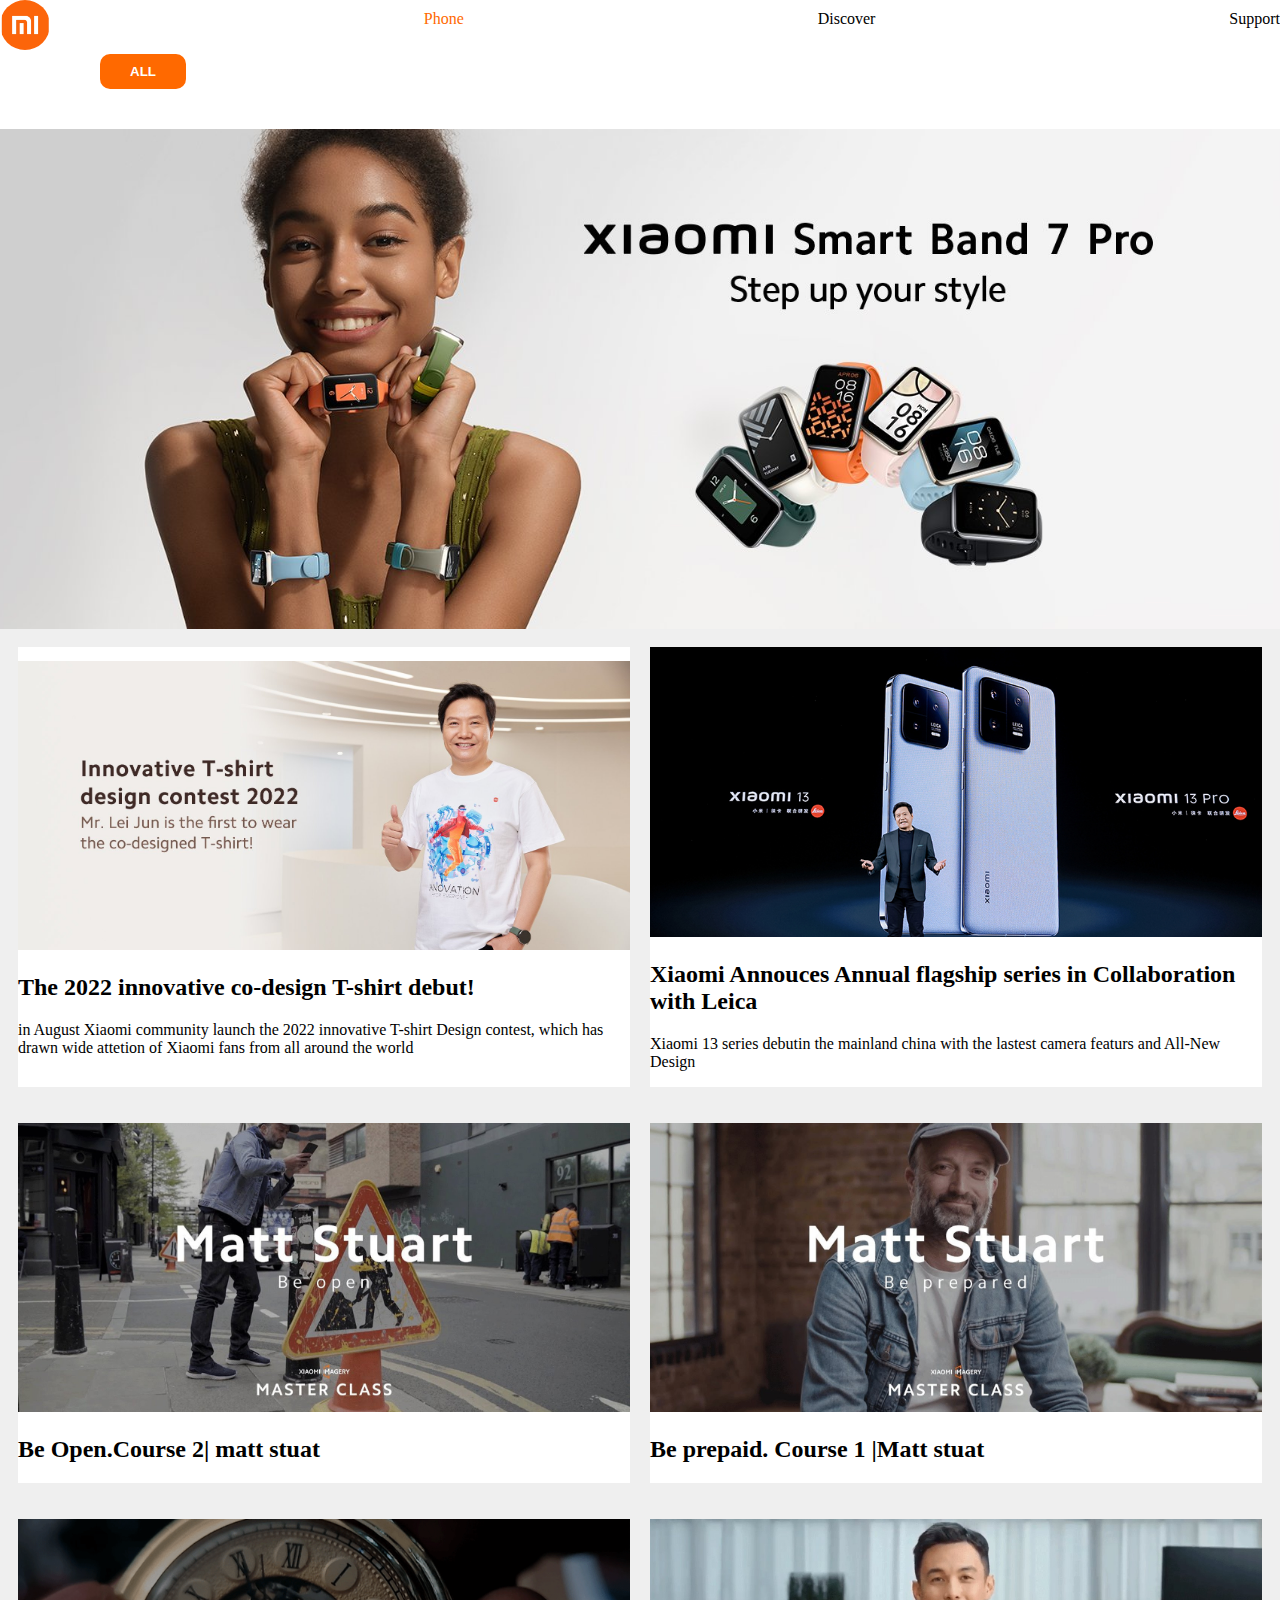
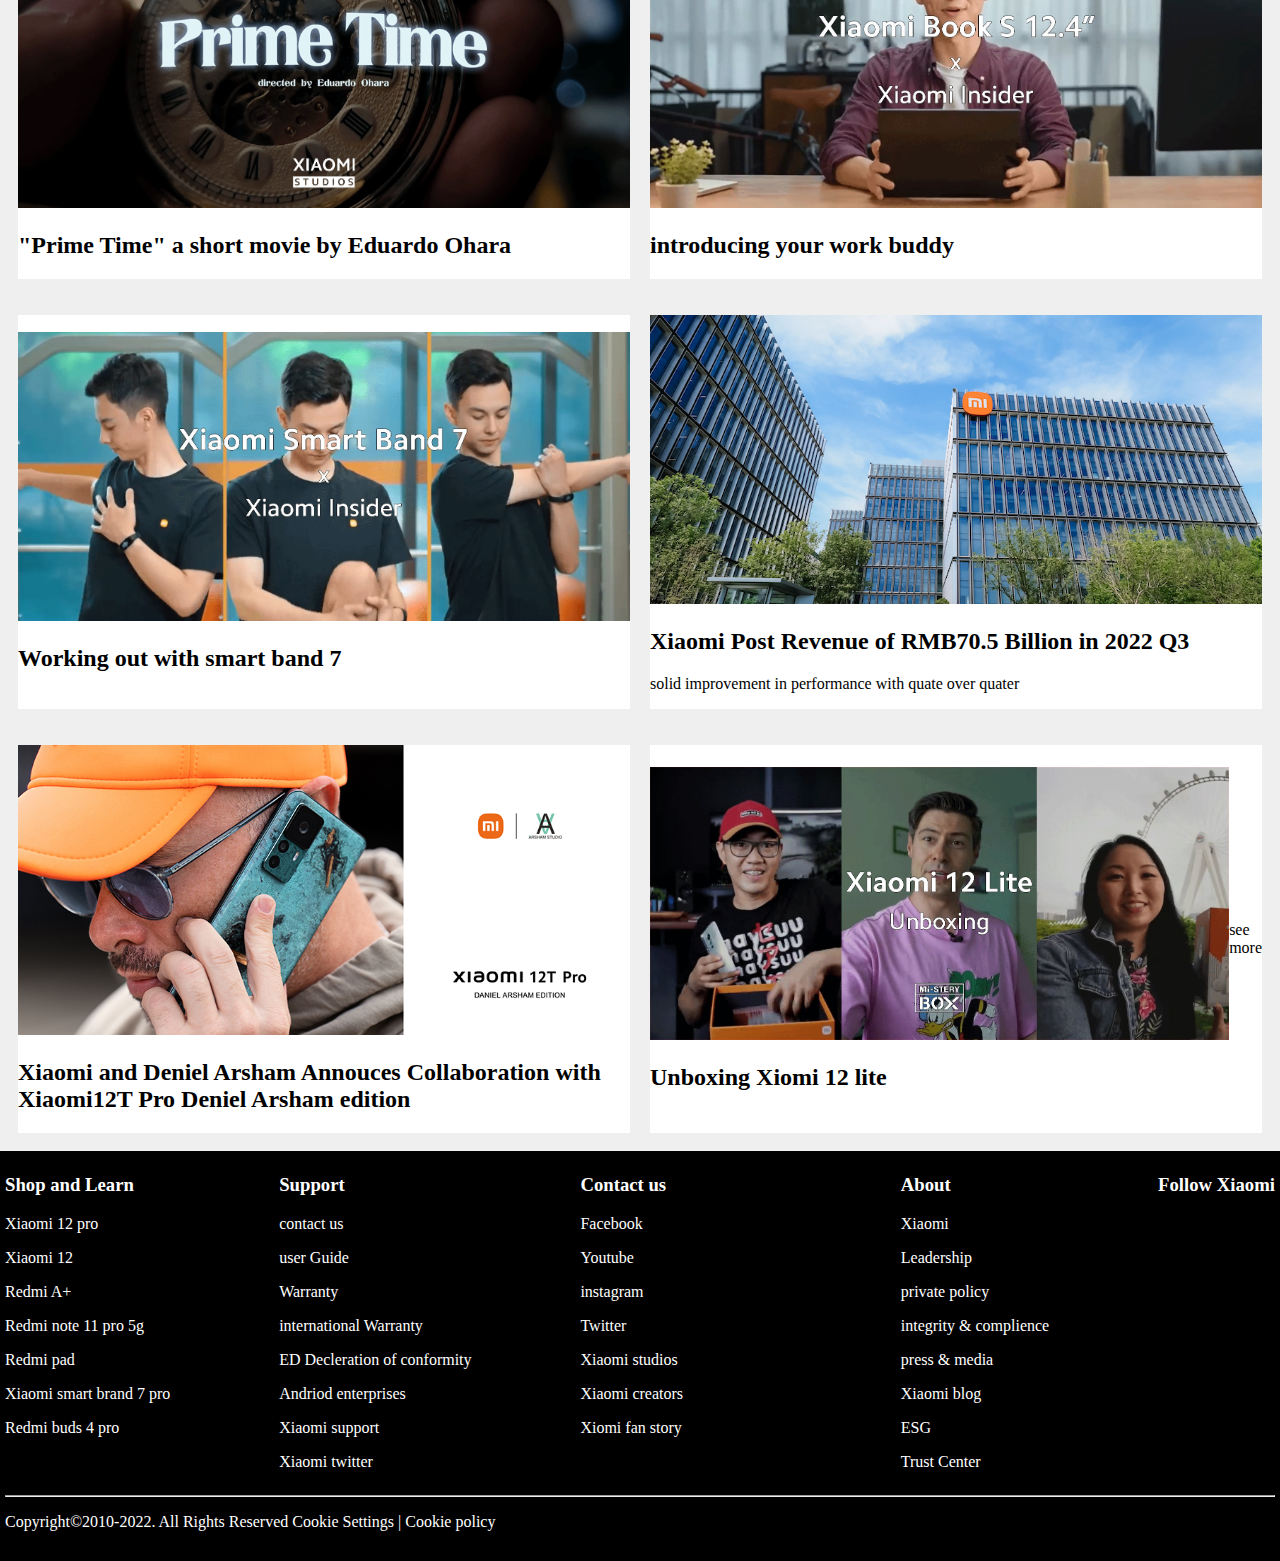
<file: index.html>
<!DOCTYPE html>
<html lang="en">

<head>
  <meta charset="UTF-8" />
  <meta name="viewport" content="width=device-width, initial-scale=1.0" />
  <link rel="stylesheet" href="css/style.css" />
  <title>Document</title>
</head>

<body>
  <div class="main">
  <div class="nav">
    <div>
      <a href="index.html">
        
    </div>

    <div class="nav-container">
        <img src="images/redmi logo.png" alt="Redmi Logo" class="redmi-logo">
        <a href="phone.html" class="maid">Phone</a>
        <a href="index.html" class="link">Discover</a>
        <a href="support.html" class="link">Support</a>
    </div>

    
       
    </div>
    <button class="btnt"> ALL</button>

<div class="bg-img4"></div>

<section class="picture-container">

                    
                    <div class="picture">


                        

                        <div>
                         
                        <img src="images/images/section2-image1.jpg" alt="phone">
                    <h2>The 2022 innovative co-design T-shirt debut!</h2>
                    <p> in August Xiaomi community launch the 2022 innovative T-shirt Design contest, which has drawn wide attetion of Xiaomi fans from all around the world
                    </p>
                    </div>
                        
                       
                    
                    </div>

                    <div class="picture">

                        <div>
                        

                        <img src="images/images/section2-image2.jpg"alt=redmi>
                        <h2> Xiaomi Annouces Annual flagship series in Collaboration with Leica</h2>
                        <p>Xiaomi 13 series debutin the mainland china with the lastest camera featurs and All-New Design</p>

                        </div>
                    </div>
                    
                </section>    

                <section class="picture-container">

                    
                    <div class="picture">




                        <div>
                         
                        <img src="images/images/section3-image1.png" alt="phone">
                        <h2>Be Open.Course 2| matt stuat</h2>
                    </div>
                        
                       
                    
                    </div>

                    <div class="picture">

                        <div>
                        

                        <img src="images/images/section3-image2.png"alt=redmi>
                        <h2> Be prepaid. Course 1 |Matt stuat</h2>

                        </div>
                    </div>
                    
                </section>    
                

                <section class="picture-container">

                    
                    <div class="picture">




                        <div>
                         
                        <img src="images/images/section4-image1.png" alt="phone">
                        <h2>"Prime Time" a short movie by Eduardo Ohara</h2>
                    </div>
                        
                       
                    
                    </div>

                    <div class="picture">

                        <div>
                        


                        <img src="images/images/section4-image2.png"alt=redmi>
                        <h2> introducing your work buddy</h2>

                        </div>
                    </div>
                    
                </section>    
                
                <section class="picture-container">

                    
                    <div class="picture">




                        <div>
                         
                        <img src="images/images/section5-image1.png" alt="phone">
                        <h2> Working out with smart band 7</h2>
                    </div>
                        
                       
                    
                    </div>

                    <div class="picture">

                        <div>
                        


                        <img src="images/images/section5-image2.jpg"alt=redmi>
                        <h2> Xiaomi Post Revenue of RMB70.5 Billion in 2022 Q3</h2>
                        <p>solid improvement in performance with quate over quater</p>

                        </div>
                    </div>
                    
                </section>    
                
                <section class="picture-container">

                    
                    <div class="picture">




                        <div>
                         
                        <img src="images/images/section6-image1.jpg" alt="phone">
                        <h2> Xiaomi and Deniel Arsham Annouces Collaboration with Xiaomi12T Pro Deniel Arsham edition</h2>
                    </div>
                        
                       
                    
                    </div>

                    <div class="picture">

                        <div>
                        

                        <img src="images/images/section6-image2.png"alt=redmi>
                        <h2>Unboxing Xiomi 12 lite</h2>

                        </div>
                        see more
                    </div>
                    
                </section>    
                
                <div class="footer">
                    <div class="flex"> 
                        <div>
                            <a></a>
                            <H3> Shop and Learn</H3>
                            <P>Xiaomi 12 pro</P>
                            <p>Xiaomi 12</p>
                            <p>Redmi A+</p>
                            <P>Redmi note 11 pro 5g</P>
                            <p>Redmi pad</p>
                            <p>Xiaomi smart brand 7 pro</p>
                            <p>Redmi buds 4 pro</p>
                        </div>


                        <div> <h3>Support</h3>
                            <a></a>
                            <p>contact us</p>
                            <p> user Guide</p>
                            <p>Warranty</p>
                            <p> international Warranty</p>
                            <p> ED Decleration of conformity</p>
                            <p>Andriod enterprises</p>
                            <p>Xiaomi support</p>
                            <p>Xiaomi twitter</p>
                        
                        
                        </div>

                        <div> <h3>Contact us</h3>
                            <p>Facebook</p>
                            <p>Youtube</p>
                            <p>instagram</p>
                            <p>Twitter</p>
                            <p>Xiaomi studios</p>
                            <p>Xiaomi creators</p>
                            <p> Xiomi fan story</p>

                        
                        
                        </div>
                        <p></p>
                            
                        <div> <h3> About </h3>
                        
                        <p>Xiaomi</p>
                        <p>Leadership</p>

                        <p>private policy</p>
                        <p> integrity & complience</p>
                        <p>press & media</p>
                        <p>Xiaomi blog</p>
                        <p>ESG</p>
                        <p>Trust Center</p>
                        
                        
                        </div>

                        <div>
                    <h3>Follow Xiaomi</h3>
                        </div>
                    </div>

                    <hr>
                    
                    <div class="copy">
                        <P> Copyright&copy;2010-2022. All Rights Reserved   Cookie Settings | Cookie policy</P>



                   </div>
                  
                  
                   
                 </div>




    

</body>
</html>
</file>
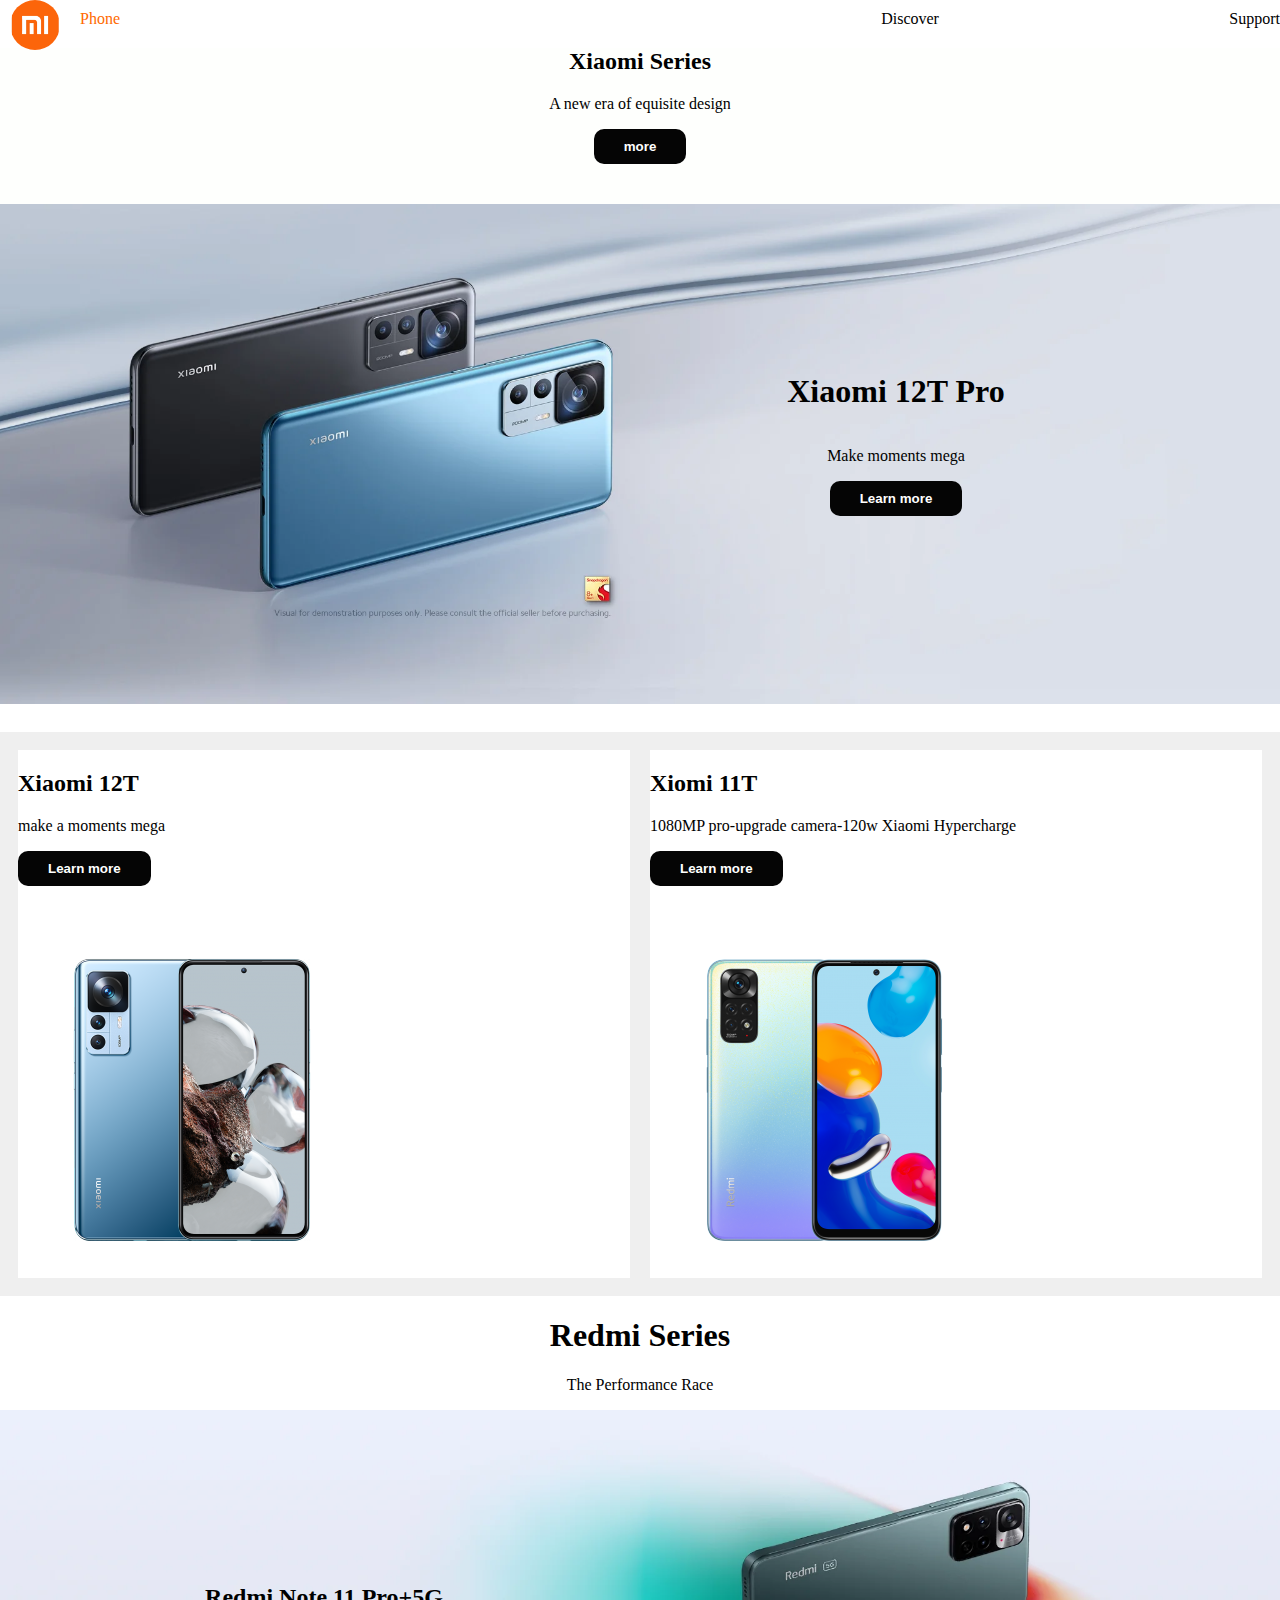
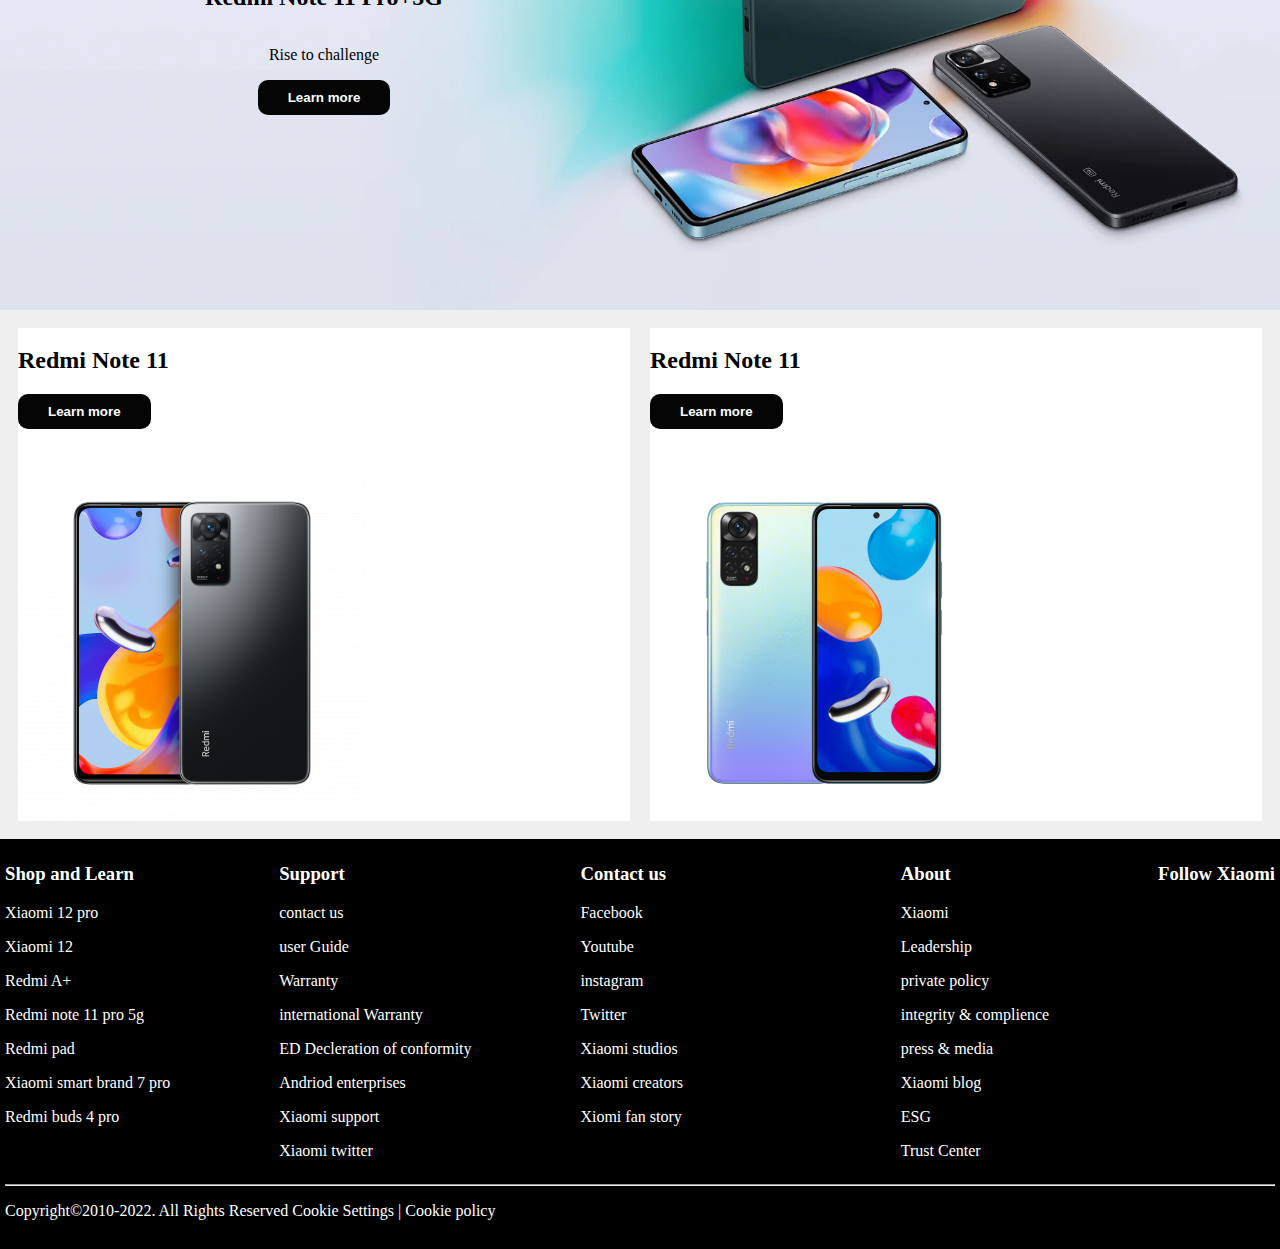
<file: phone.html>
<!DOCTYPE html>
<html lang="en">

<head>
    <meta charset="UTF-8" />
    <meta name="viewport" content="width=device-width, initial-scale=1.0" />
    <link rel="stylesheet" href="css/style.css" />
    <title>Document</title>
</head>

<body>
    <div class="main">
        <div class="nav">
            <div>
                <a href="index.html">
                    </a>
            </div>
        </div>
            
<div>
              
               <div class="nav-container">
                <div class="items">
                <img src="images/redmi logo.png" alt="Redmi Logo" class="redmi-logo">
                <a href="phone.html" class="maid">Phone</a>

            </div>
            <!-- <div class="items"> -->

                <a href="index.html" class="link">Discover</a>
                <a href="support.html" class="link">Support</a>

            </div>
        </div>

        </div>
        <div class="holder">
            <h2 class="write">Xiaomi Series</h2>
            <P class="write">A new era of equisite design</P>
            <button class="btn">more</button>
            
            <div class="bg-img">
                <div class="overlay">
                    <h1>Xiaomi 12T Pro</h1>
                    <P>Make moments mega</P>
                    <button class="btn"> Learn more</button>
                </div>
        </div>
        </div>
       
        
            <br>
           
        </div>
        
        
        
            


            <div>




                <section class="picture-container">

                    
                    <div class="picture">




                        <div>
                         <div class="overlay-therm">
                            <h2>Xiaomi 12T </h2>
                            <p>make a moments mega</p>

                            <button class="btn"> Learn more</button>
                        </div>
                        <img src="images/section2-image1.png" alt="phone">
                    </div>
                        
                       
                    
                    </div>

                    <div class="picture">

                        <div>
                        <div class="overlay-therm">
                        <h2>Xiomi 11T </h2>
                        <p>1080MP pro-upgrade camera-120w Xiaomi Hypercharge</p>
                        <button class="btn"> Learn more</button>
                    </div>


                        <img src="images/section4-image2.png "alt=redmi>

                        </div>
                    </div>
                    
                </section>    
                </div>
                <div class="usman">
              

        <h1>Redmi Series</h1>
         <p> The Performance Race</p>

         
         </div>


         
             
            </div>

            <div>
                <div class="bg-img2">
                    <div class="overlay-second">
                        <h2>Redmi Note 11 Pro+5G</h2>
                        <P>Rise to challenge</P>
                        <button class="btn"> Learn more</button>
                    </div>



<div>




                <section class="picture-container">

                    
                    <div class="picture">




                        <div>
                         <div class="overlay-therm">
                            <h2>Redmi Note 11 </h2>
                            <button class="btn"> Learn more</button>
                        </div>
                        <img src="images/section4-image1.png" alt="phone">
                    </div>
                        
                       
                    
                    </div>

                    <div class="picture">

                        <div>
                        <div class="overlay-therm">
                        <h2>Redmi Note 11 </h2>
                        <button class="btn"> Learn more</button>
                    </div>


                        <img src="images/section4-image2.png "alt=redmi>

                        </div>
                    </div>
                    
                </section>    
                </div>
                
              
                
                   <div class="footer">
                    <div class="flex"> 
                        <div>
                            <a></a>
                            <H3> Shop and Learn</H3>
                            <P>Xiaomi 12 pro</P>
                            <p>Xiaomi 12</p>
                            <p>Redmi A+</p>
                            <P>Redmi note 11 pro 5g</P>
                            <p>Redmi pad</p>
                            <p>Xiaomi smart brand 7 pro</p>
                            <p>Redmi buds 4 pro</p>
                        </div>


                        <div> <h3>Support</h3>
                            <a></a>
                            <p>contact us</p>
                            <p> user Guide</p>
                            <p>Warranty</p>
                            <p> international Warranty</p>
                            <p> ED Decleration of conformity</p>
                            <p>Andriod enterprises</p>
                            <p>Xiaomi support</p>
                            <p>Xiaomi twitter</p>
                        
                        
                        </div>

                        <div> <h3>Contact us</h3>
                            <p>Facebook</p>
                            <p>Youtube</p>
                            <p>instagram</p>
                            <p>Twitter</p>
                            <p>Xiaomi studios</p>
                            <p>Xiaomi creators</p>
                            <p> Xiomi fan story</p>

                        
                        
                        </div>
                        <p></p>
                            
                        <div> <h3> About </h3>
                        
                        <p>Xiaomi</p>
                        <p>Leadership</p>

                        <p>private policy</p>
                        <p> integrity & complience</p>
                        <p>press & media</p>
                        <p>Xiaomi blog</p>
                        <p>ESG</p>
                        <p>Trust Center</p>
                        
                        
                        </div>

                        <div>
                    <h3>Follow Xiaomi</h3>
                        </div>
                    </div>

                    <hr>
                    
                    <div class="copy">
                        <P> Copyright&copy;2010-2022. All Rights Reserved   Cookie Settings | Cookie policy</P>



                   </div>
                  
                  
                   
                 </div>
</div>
           
        </div>
        
                

                
            </div>




            
               

            </div>
            
    
</body>


</html>
</file>
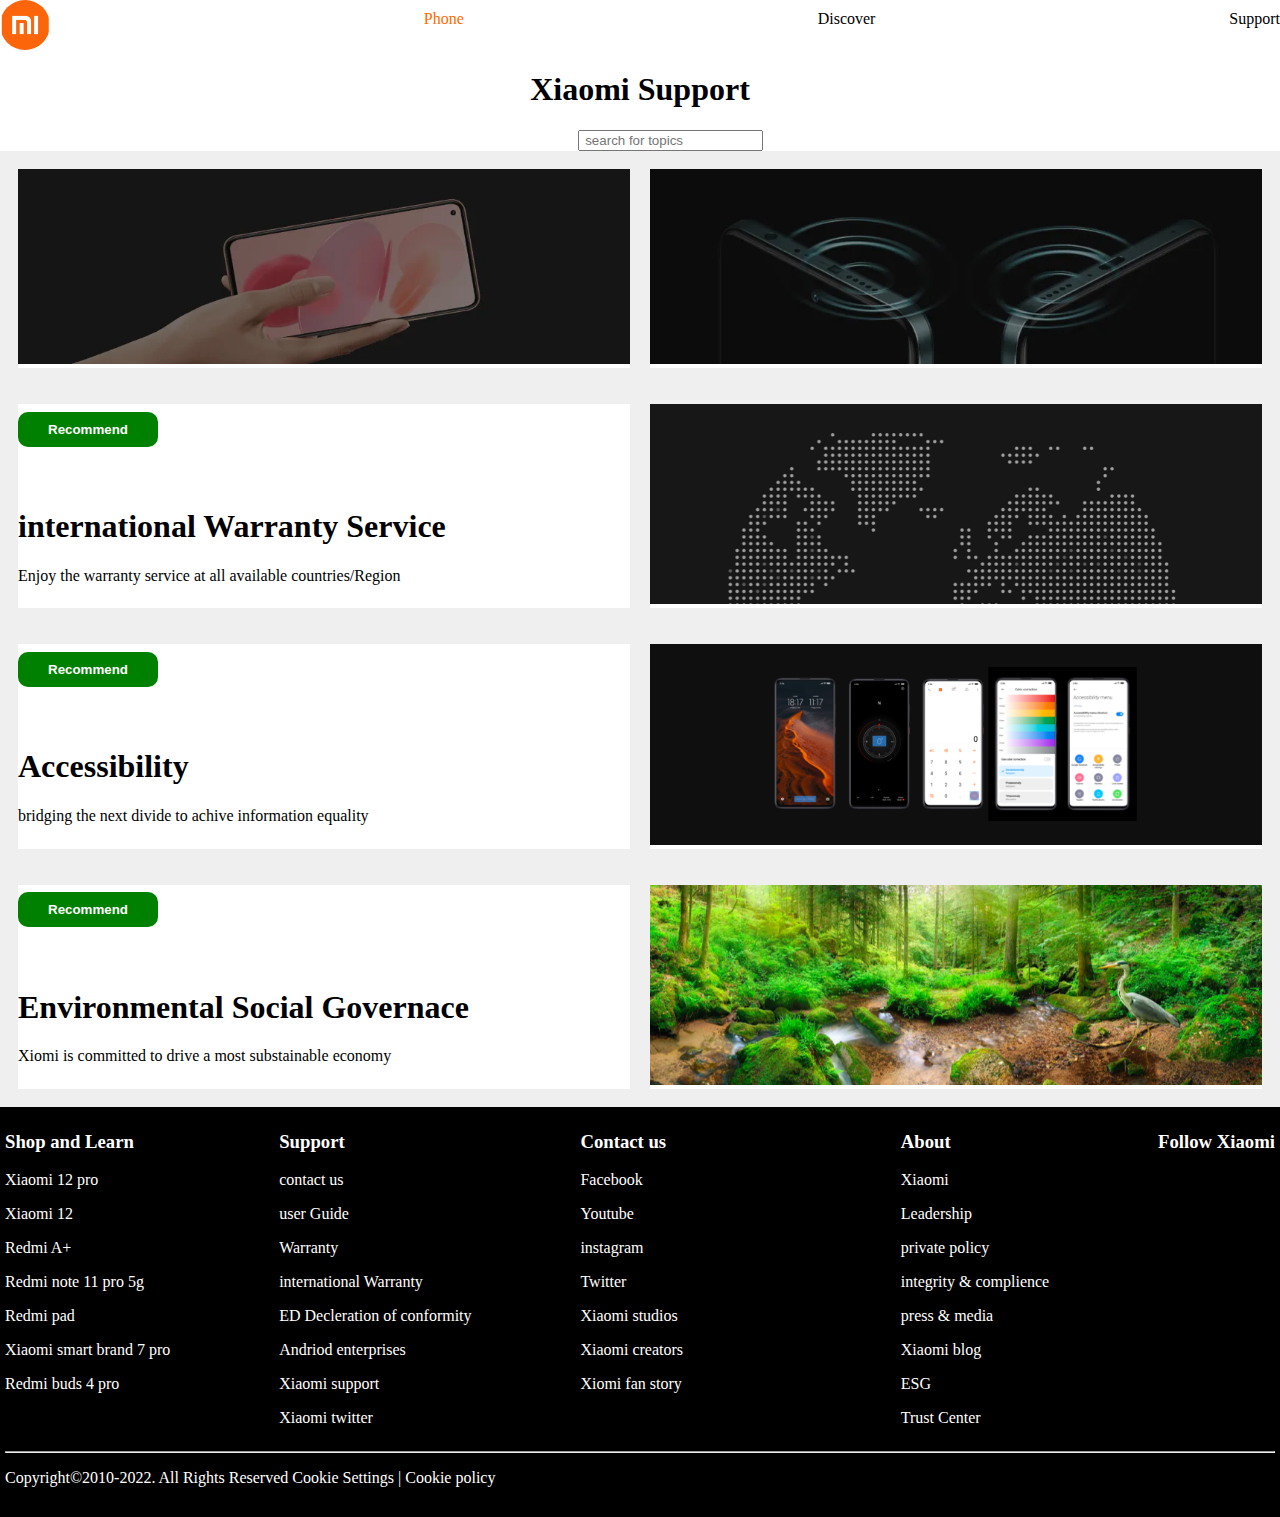
<file: support.html>
<!DOCTYPE html>
<html lang="en">

<head>
  <meta charset="UTF-8" />
  <meta name="viewport" content="width=device-width, initial-scale=1.0" />
  <link rel="stylesheet" href="css/style.css" />
  <title>Document</title>
</head>

<body>
  <div class="main">
  <div class="nav">
    <div>
      <a href="index.html">
        
      </a>
    </div>
    
    <div class="nav-container">
        <img src="images/redmi logo.png" alt="Redmi Logo" class="redmi-logo">
        <a href="phone.html" class="maid">Phone</a>
        <a href="discover.html" class="link">Discover</a>
        <a href="support.html" class="link">Support</a>
    </div>


    <div class="CONSTRUCTION"><h1>Xiaomi Support</h1></div>

    <div>
      
          
         

</div>
</div>

<form class="input">
  <label for="search-box"></label>
  <input type="text" id="search-box" name="search_term" placeholder=" search for topics">
  
</form>





<section class="picture-container">

                    
  <div class="picture">




      <div>
       
      <img src="images/images3/section2-image1.png" alt="phone">
      
      
  </div>
      
     
  
  </div>

  <div class="picture">

      <div>
      

      <img src="images/images3/section2-image2.png"alt=redmi>
      

      </div>
  </div>
      
</section>
<section class="picture-container">

                    
  <div class="picture">




      <div>
       
    <button class="redc"> Recommend</button>
    <h1> international Warranty Service</h1>
        <p> Enjoy the warranty service at all available countries/Region</p>
      
  </div>
      
     
  
  </div>

  <div class="picture">

      <div>
      

      <img src="images/images3/section3-image.png"alt=redmi>
      

      </div>
  </div>
      
</section>

<section class="picture-container">

                    
  <div class="picture">




      <div>
       
        <button class="redc"> Recommend</button>

      <h1> Accessibility</h1>
        <p> bridging the next divide to achive information equality</p>
  </div>
      
     
  
  </div>

  <div class="picture">

      <div>
      

      <img src="images/images3/section4.png"alt=redmi>
      

      </div>
  </div>
      
</section>
<section class="picture-container">

                    
  <div class="picture">




      <div>
       
        <button class="redc"> Recommend</button>
        <h1> Environmental Social Governace</h1>
        <p> Xiomi is committed to drive a most substainable economy </p>
        
      
  </div>
      
     
  
  </div>

  <div class="picture">

      <div>
      

      <img src="images/images3/section5.png"alt=redmi>
      

      </div>
  </div>
      
</section>

<div class="footer">
  <div class="flex"> 
      <div>
          <a></a>
          <H3> Shop and Learn</H3>
          <P>Xiaomi 12 pro</P>
          <p>Xiaomi 12</p>
          <p>Redmi A+</p>
          <P>Redmi note 11 pro 5g</P>
          <p>Redmi pad</p>
          <p>Xiaomi smart brand 7 pro</p>
          <p>Redmi buds 4 pro</p>
      </div>


      <div> <h3>Support</h3>
          <a></a>
          <p>contact us</p>
          <p> user Guide</p>
          <p>Warranty</p>
          <p> international Warranty</p>
          <p> ED Decleration of conformity</p>
          <p>Andriod enterprises</p>
          <p>Xiaomi support</p>
          <p>Xiaomi twitter</p>
      
      
      </div>

      <div> <h3>Contact us</h3>
          <p>Facebook</p>
          <p>Youtube</p>
          <p>instagram</p>
          <p>Twitter</p>
          <p>Xiaomi studios</p>
          <p>Xiaomi creators</p>
          <p> Xiomi fan story</p>

      
      
      </div>
      <p></p>
          
      <div> <h3> About </h3>
      
      <p>Xiaomi</p>
      <p>Leadership</p>

      <p>private policy</p>
      <p> integrity & complience</p>
      <p>press & media</p>
      <p>Xiaomi blog</p>
      <p>ESG</p>
      <p>Trust Center</p>
      
      
      </div>

      <div>
  <h3>Follow Xiaomi</h3>
      </div>
  </div>

  <hr>
  
  <div class="copy">
      <P> Copyright&copy;2010-2022. All Rights Reserved   Cookie Settings | Cookie policy</P>



 </div>


 
</div>




</div>
</body>
</file>
<file: css/style.css>
body{
    padding: 0 0 0 0;
    margin: 0;
    box-sizing: border-box;} 


    
.nav-container{
    display: flex;
    flex: 1;
    justify-content: space-between;
    margin-left: -124;
}.maid{
   
    color: #ff6900;
}
.redmi-logo{width: 50px;
    height: 50px;
    border-radius: 50%;
    margin-right: 20px;
    margin-top: -10px;

}




.logo{
    margin: 0;
    font-family: Georgia, 'Times New Roman', Times, serif;
    font-size: 15px;
    color: #ff6900;
}
a{
    text-decoration: none;
    color: black;
}
.nav-items{
    display: flex;
    align-items: center;
    justify-content: center;
    width: 100%;
   
}
.holder{ text-align: center;
    margin: top 10px; ;
    margin-bottom: 10px;
    background-color: rgba(254, 255, 253, 0.897);

}
.btn{
    
        border:none;
        cursor: pointer;
        padding: 10px 30px;
        border-radius: 10px;
        background-color: rgb(5, 5, 5);
        color: white;
        font-weight: 800;
        margin-bottom: 40px;
    
}


.bg-img{
    height: 500px;
    width: 100%;

    background-image: url(../images/section1-image1.jpg);
    background-repeat: no-repeat;
   background-size: cover;
    background-position: center;
    position: relative;
    margin: 0;
}
.overlay{ position: relative;
     top: 0;
    right:   -256px;  
     width: 100%;
    height: 500px;
    display: flex; 
    justify-content: center;
    align-items: center;
    flex-direction: column;
}




.image{
    margin-right: 10px;
    margin-left: 10px;
    justify-content: space-between;
 }
.container{
    align-items: center;
    justify-content: center;
    margin-left: 605px;
} 
.bg-img2{height: 500px;
    width: 100%;
    justify-content: center;
    background-image: url(../images/section3-image.png);
    background-repeat: no-repeat;
    background-size: cover;
    background-position: center;
    position: relative;
    margin: 0;



}
.con-flex{
 
    background-image: url(../images/section4-image1.png);
    background-position: center;
    background-repeat: no-repeat;

}


.sub-head{
    Text-align: center;
    margin: top 10px; ;
    margin-bottom: 10px;
}
.overlay-second{
    position: relative;
     top: 0;
    right: 316px;  
     width: 100%;
    height: 500px;
    display: flex; 
    justify-content: center;
    align-items: center;
    flex-direction: column
}
 
.image-container{

    display: flex;
    justify-content: space-between;
    gap: 20px;
    padding: 18px;
    background-color: #ff6900;
}
/* .image-container img{
    float:left: ;
    margin-right 10px;
} */
   .image-container{
    margin-top: 15px;}
.nav{
    margin-top: 10px;
}





.picture-container{
    display: flex;
    justify-content: space-between;
    gap: 20px;
    padding: 18px;
    
background-color:#eeee  ;
}
.picture{
    display: flex;
    flex: 1 ;
    /* justify-content: center; */
    align-items: center;
    background-position: center;
background-color:white;
}
.picture img{
    max-width: 100%;
    height: auto;
    

}
.con-flex{ display: flex;
flex-direction: column 1fr 1fr;
gap: 20px;
background-color: antiquewhite;
}



/* FOOTER */
.col{
    background-color: black;
}
.footer-line{
    border: none;
    height: 1px;
    background-color: rgb(12, 9, 9);
    margin-top: 20px;
}
.overlay-therm{ 
    justify-content: center;
   align-items: center;
   flex-direction: column
   pos
} 
.usman{
    text-align: center;
    margin: top 10px; ;
    margin-bottom: 10px;
}



/* Discover */



.bg-img4{
    height: 500px;
    width: 100%;

    background-image: url(../images/images/section1-image.jpg);
    background-repeat: no-repeat;
   background-size: cover;
    background-position: center;
    position: relative;
    margin: 0;}



.btnt{
    border:none;
    cursor: pointer;
    padding: 10px 30px;
    border-radius: 10px;
    background-color: rgb(5, 5, 5);
    color: white;
    font-weight: 800;
    background-color:  #ff6900;
    margin-bottom: 40px;
margin-left: 100px;}
.support{
    align-items: center;
    justify-content: center;
    background-position: center;
}
.CONSTRUCTION{
    justify-content: center;
    background-position: center;
    text-align: center;
}
.input{justify-content: center;
    background-position: center;
    text-align: center;
    border: none;
    border-radius: 5px;
    width: 100%;
    padding-left: 30px;
}
.overlay-supp{ position: relative;
    top: 0;
   right:   -256px;  
    width: 100%;
   height: 500px;
   display: flex; 
   justify-content: center;
   align-items: center;
   flex-direction: column;


}
.redc{
    border:none;
        cursor: pointer;
        padding: 10px 30px;
        border-radius: 10px;
        background-color: rgb(5, 5, 5);
        color: white;
        font-weight: 800;
        margin-bottom: 40px;
        background-color: green;
}
.items{
    display: flex;
    /* justify-content: space-between; */
    /* background-color: aqua; */
    flex:0.5;
    width: 40%;
height: 10PX;
margin-left: 10PX;}


.footer{

    background-color: black;
   min-height: 400px;
   padding: 5px;
}


.flex{
    display: flex;
    color: white;
    justify-content: space-between;
}
.copy{
    color: white;
}
</file>
